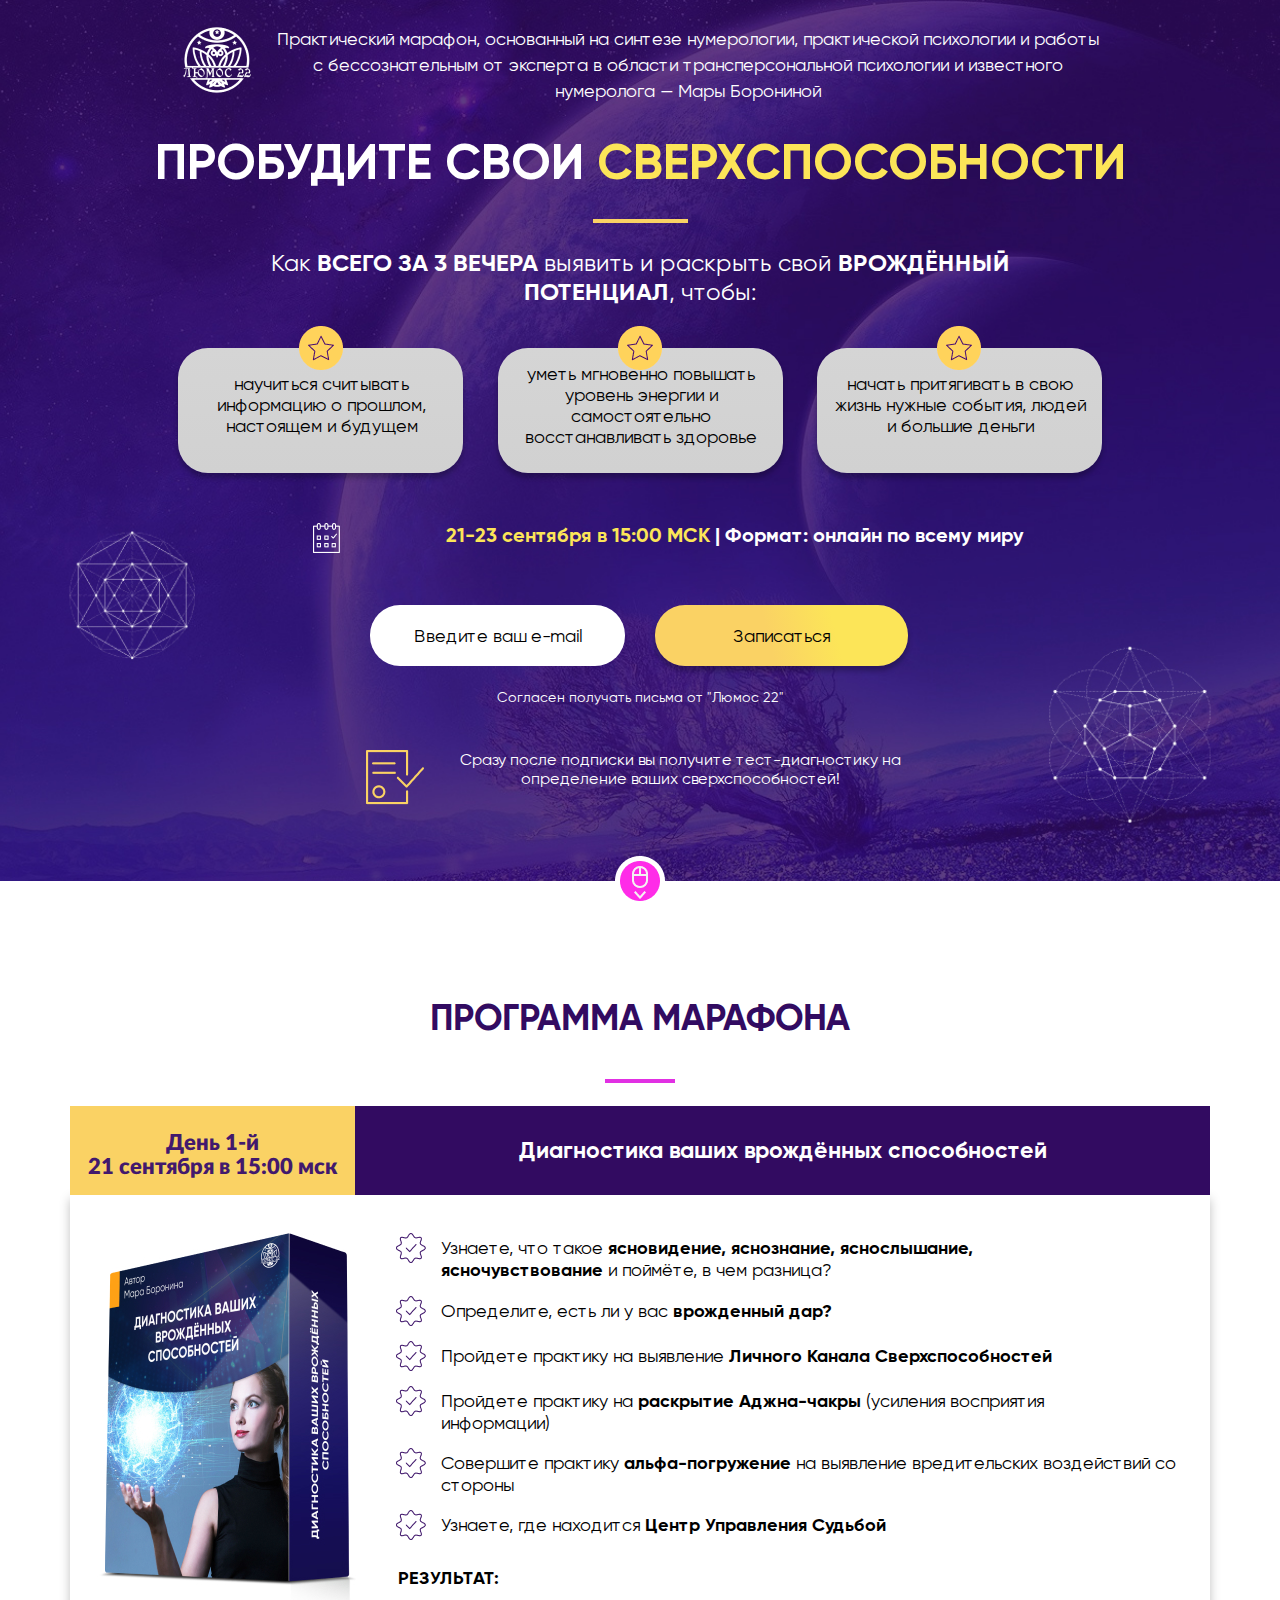
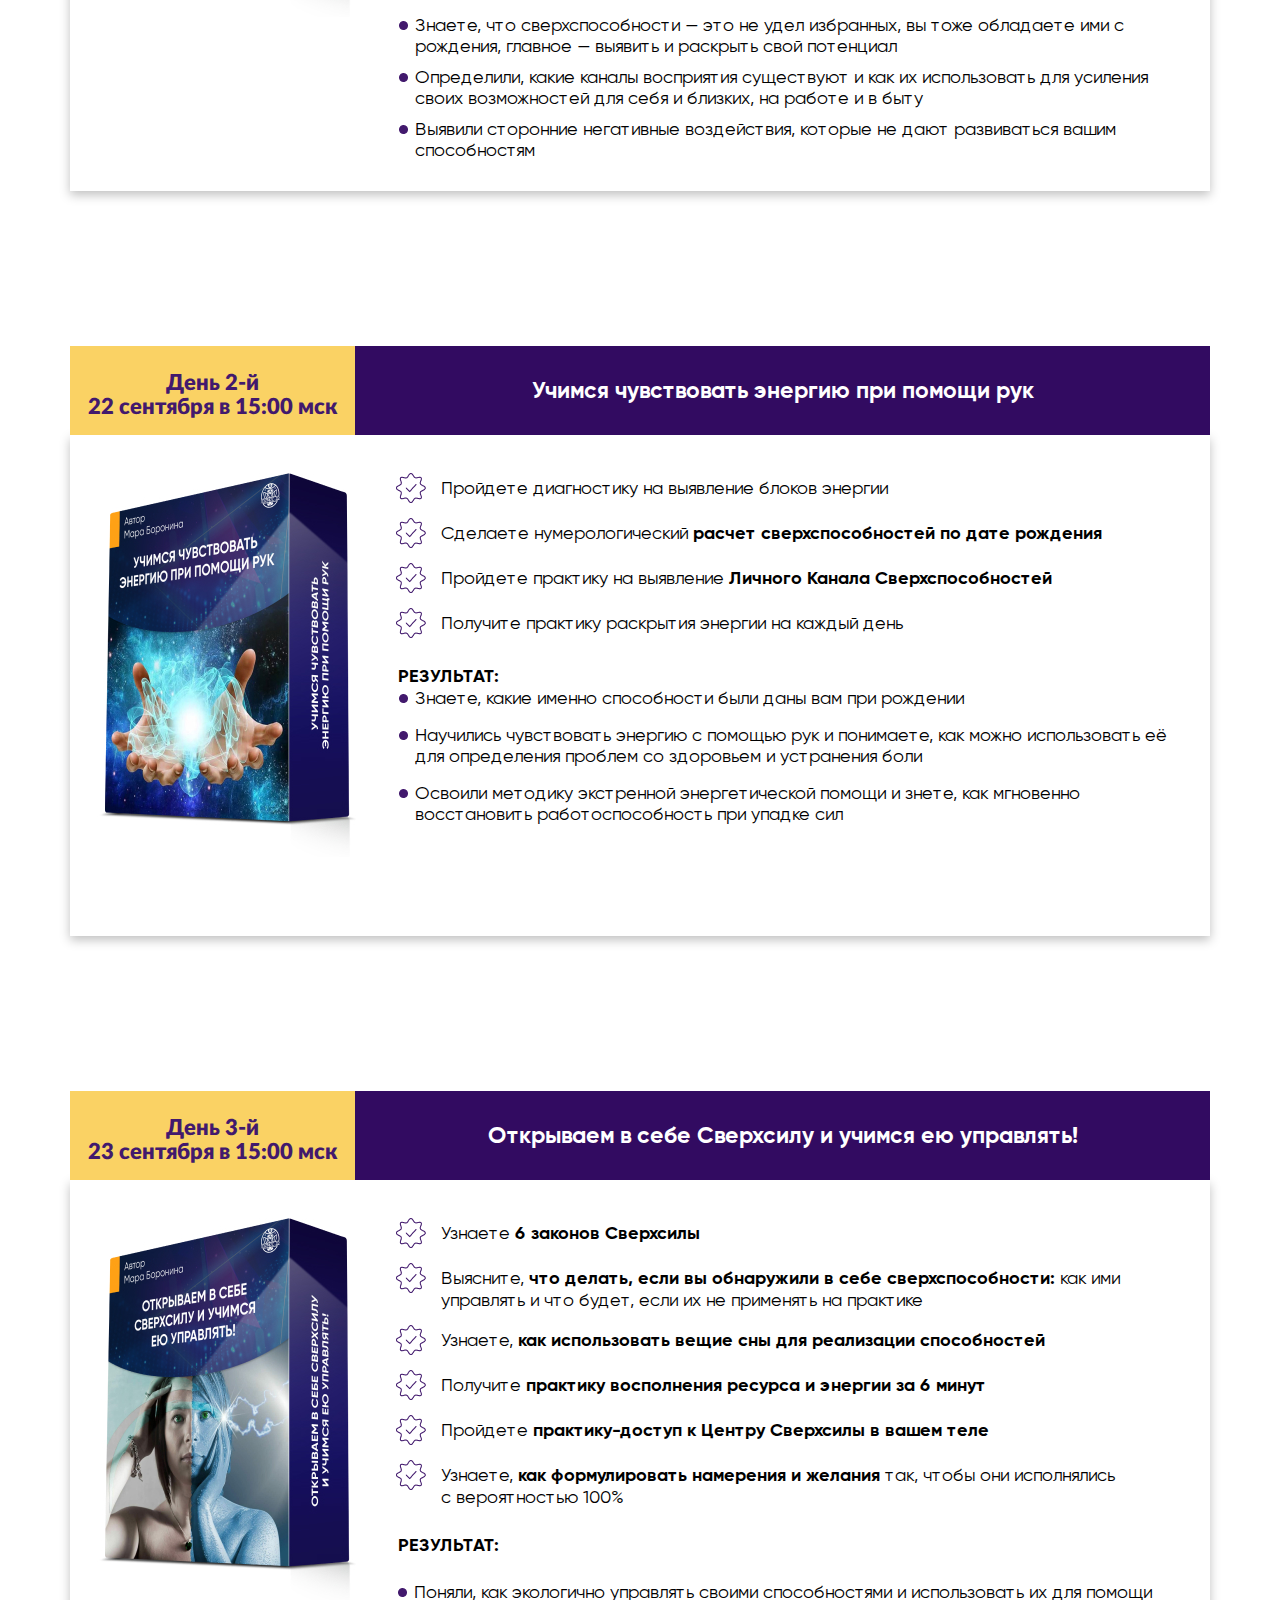
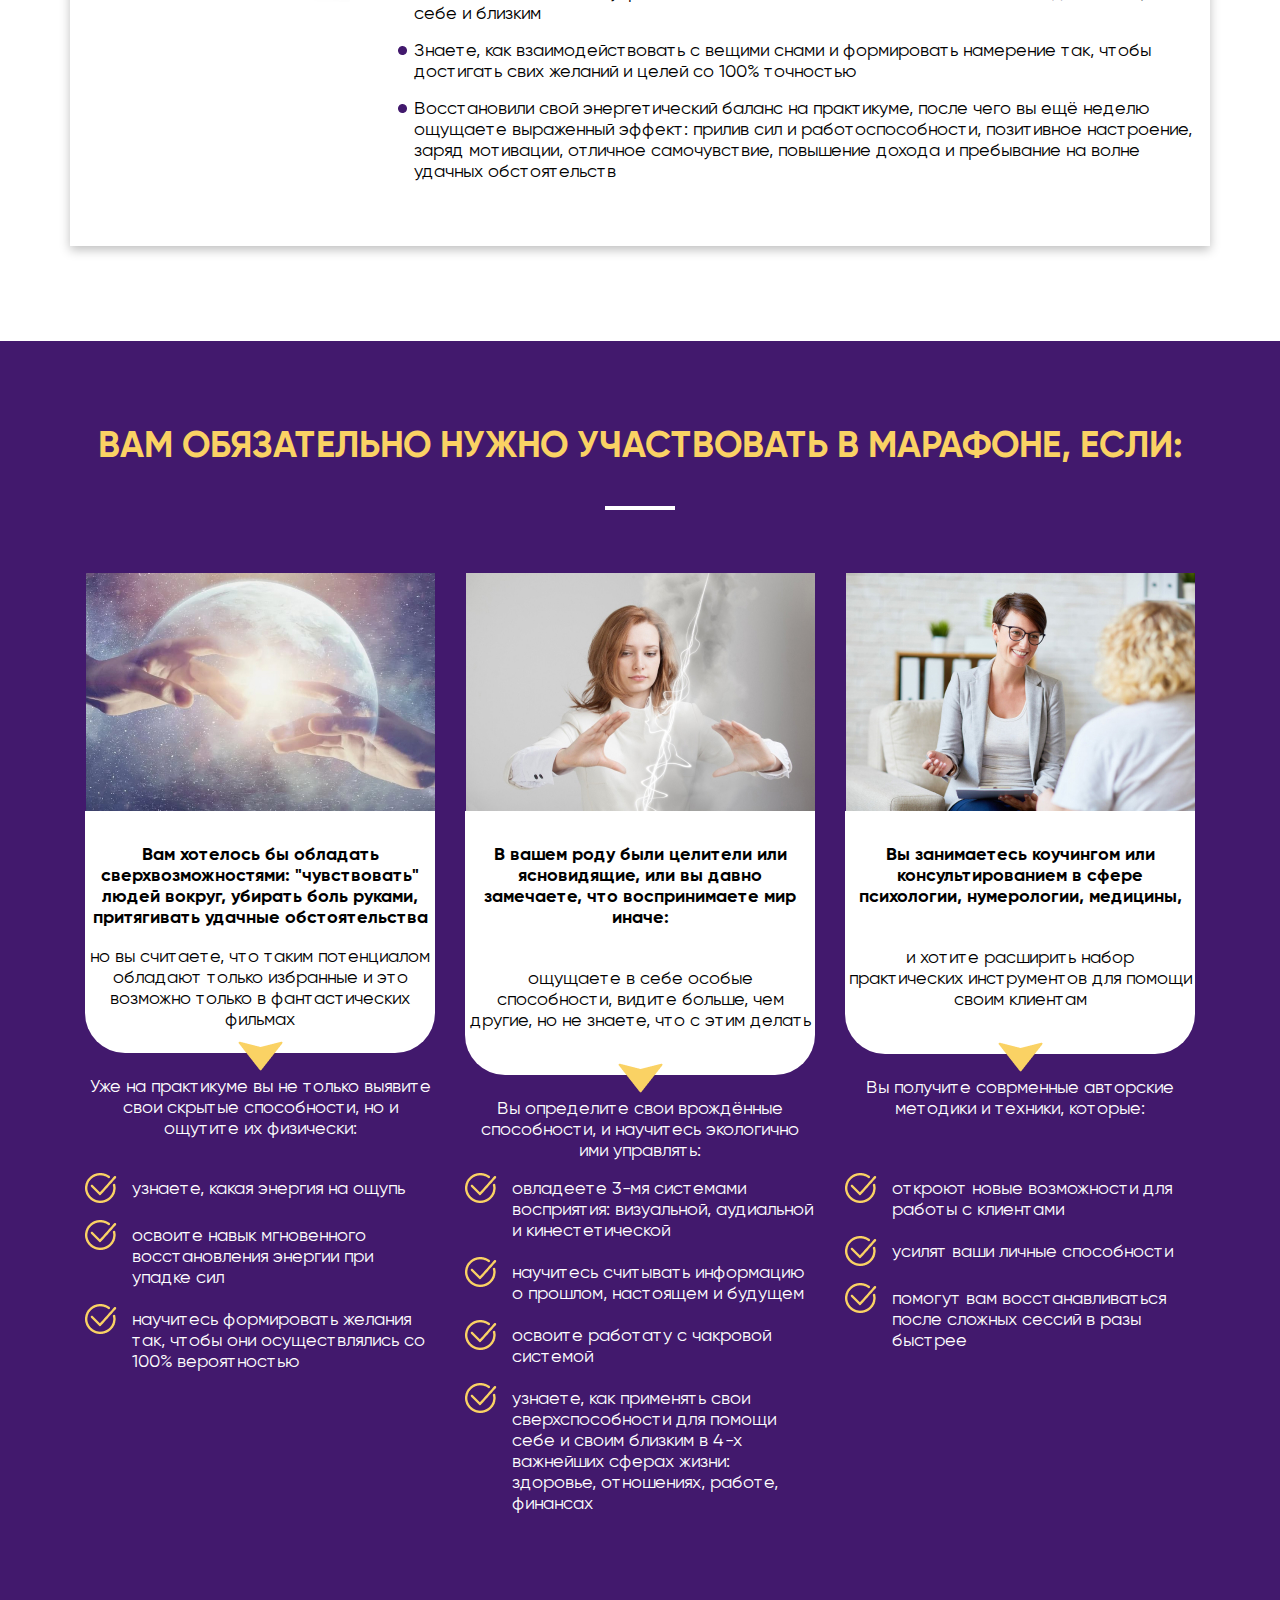
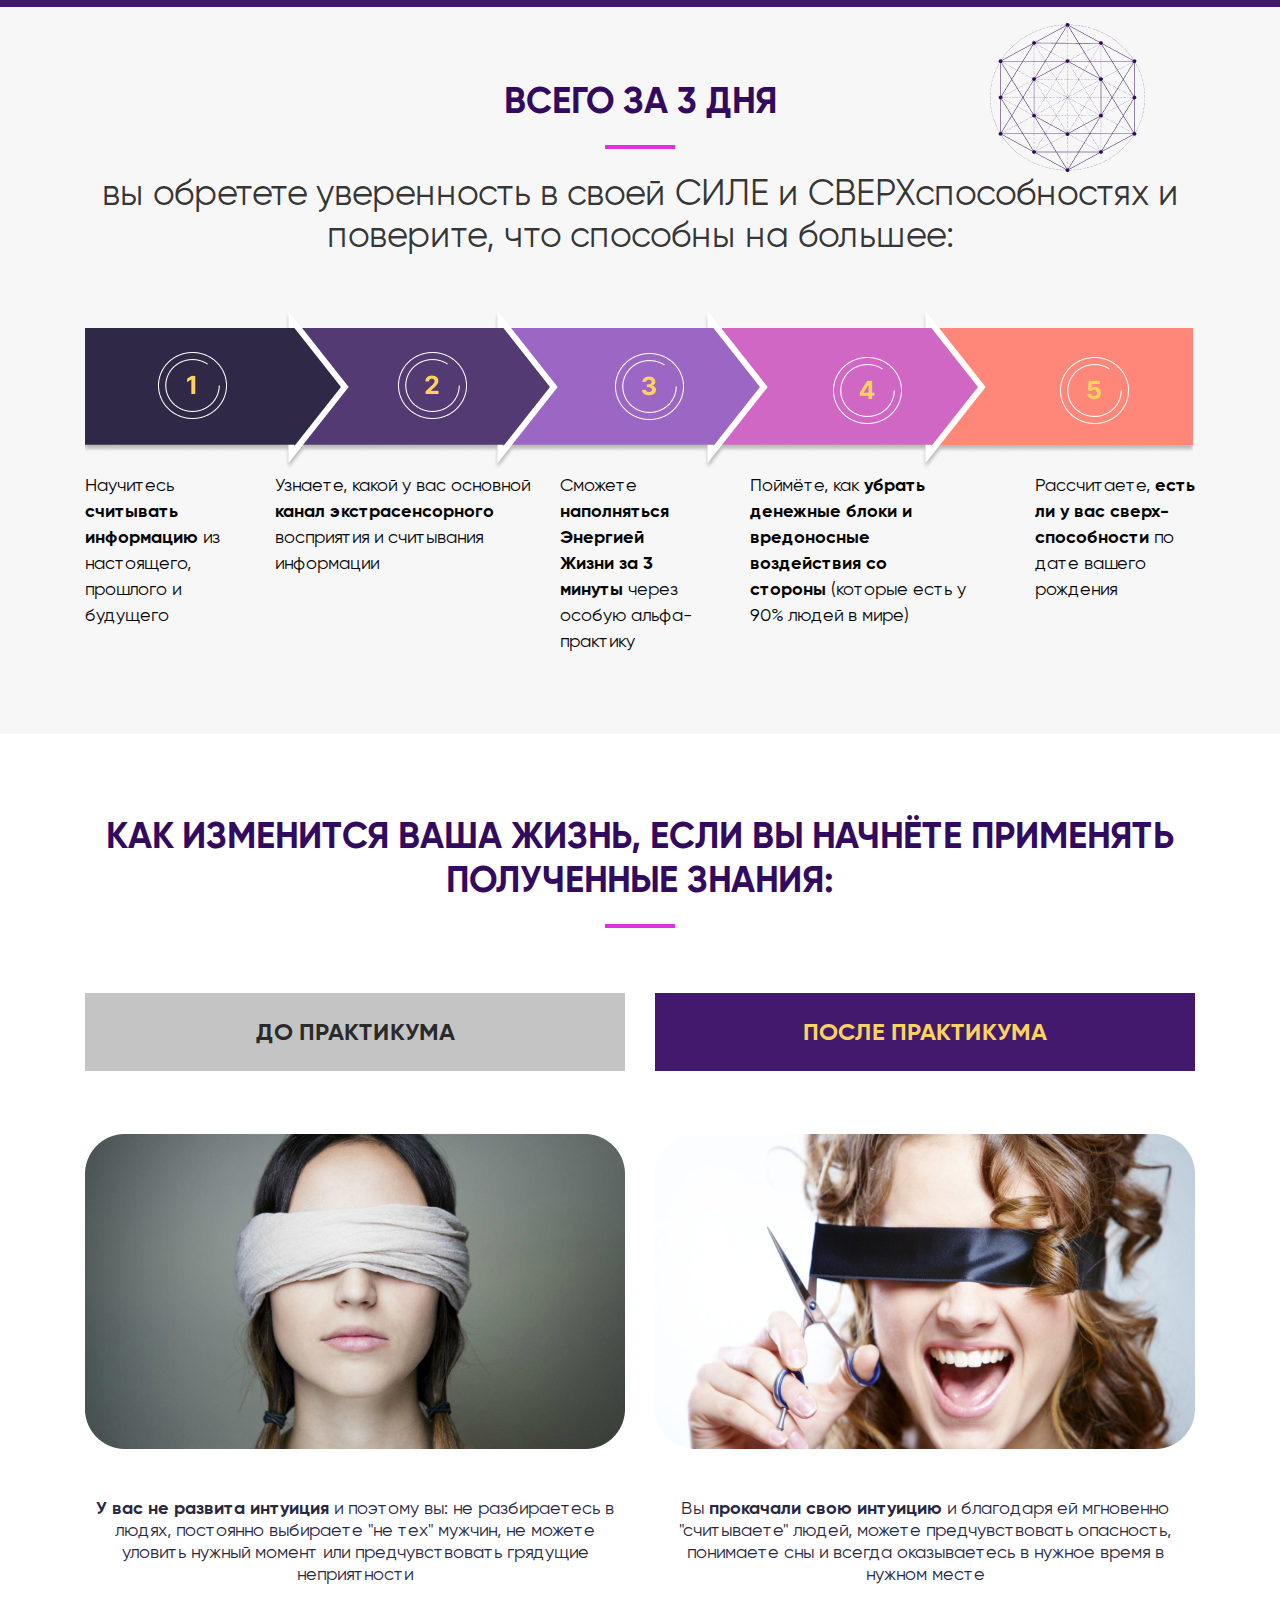
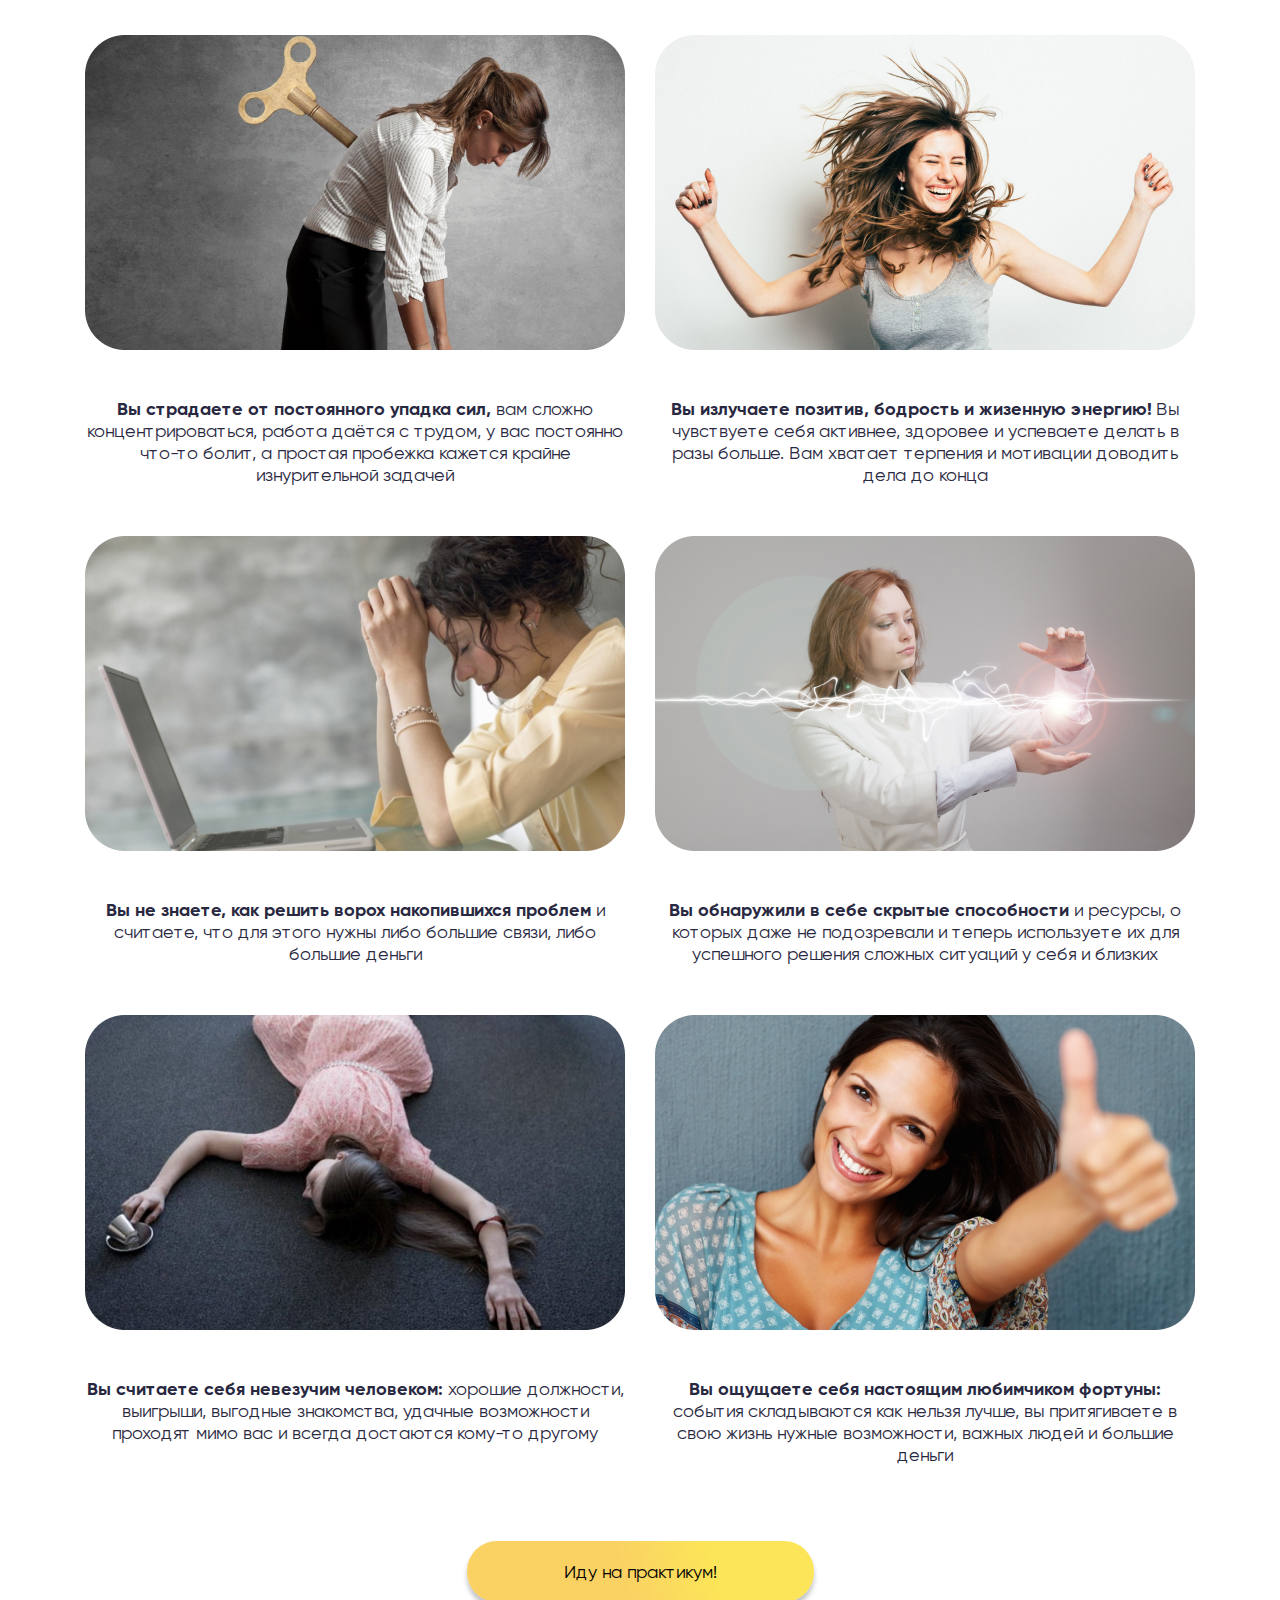
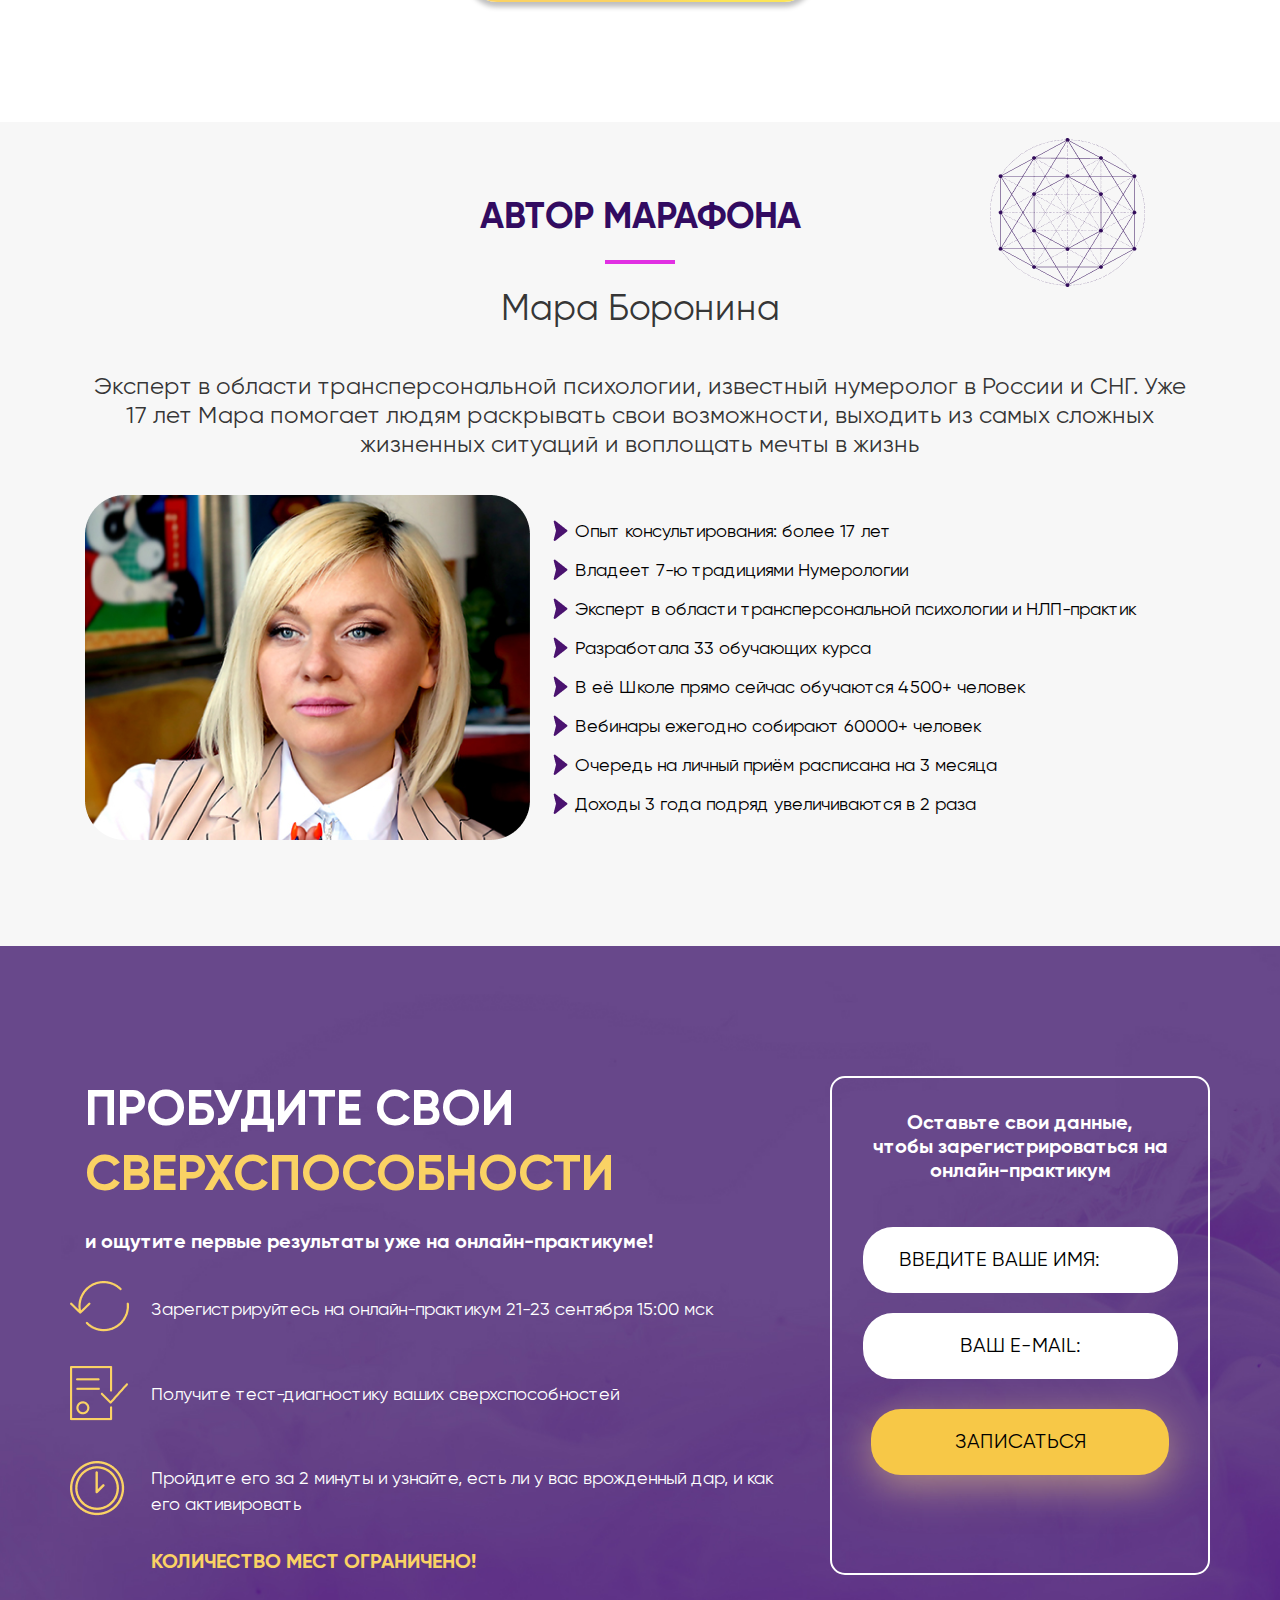
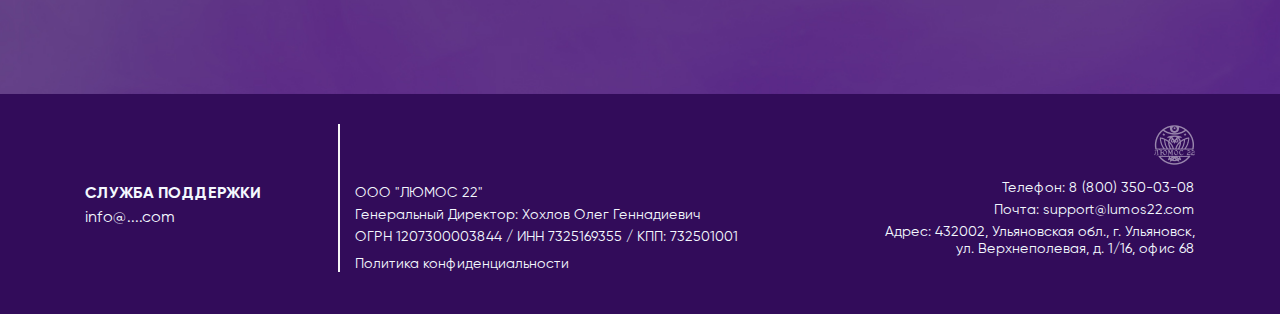
<file: index.html>
<!DOCTYPE html>
<html lang="ru">
<head>
	<meta charset="UTF-8">
	<title>Test</title>
	<meta name="viewport" content="width=device-widht, initial-scale=1.0">
	<link rel="stylesheet" href="css/bootstrap.css">
	<link rel="stylesheet" href="css/style.css">
</head>
<body>
<div class="fonh">
<div class="container" style="width: 100%;">
    <div class="row text-center">
		<div class="col-xl-2 col-lg-2 mar col-md-12" style="padding-right:0px;">
			<img src="img/png/lumos.png" class="log" > <!-- изображение-->
		</div>
		<h6 class="col-xl-9 col-lg-9 mar1">Практический марафон, основанный на синтезе нумерологии, практической 
		психологии и работы с бессознательным от эксперта в области 
	    трансперсональной психологии и известного нумеролога —  Мары Борониной
	    </h6>
	</div>
	<div class="row text-center" style="margin-top: 26px;">
		<div class="col-xl-12 col-lg-12 col-md-12"><h1>Пробудите свои <span style="color:#fce558;">сверхспособности</span></h1>
	    </div>
    </div>
    <div class="row">
    	<div class="col-xl-1 col-lg-1 col-md-1 lin"></div>
    </div>
    <div class="row text-center">
    	<div class="col-xl-12 col-lg-12 col-md-12">
    		<h2>Как<span style="font-family: Gilroy-bold;"> ВСЕГО ЗА 3 ВЕЧЕРА</span> выявить и раскрыть свой
    			<span style="font-family: Gilroy-bold;"> ВРОЖДЁННЫЙ<br>ПОТЕНЦИАЛ</span>, чтобы:</h2>
    	</div>
    </div>
    <div class=" text-center">
    		<div class="blockj">
    			<div class="block" style="padding-top: 15px;"><h5>научиться считывать информацию о прошлом, настоящем и будущем</h5></div>
    		    <div class="block"><h5>уметь мгновенно повышать уровень энергии  и самостоятельно восстанавливать здоровье</h5></div>
    		    <div class="block" style="padding-top: 15px;"><h5>начать притягивать в свою жизнь нужные события, людей и большие деньги</h5></div>
            </div>
    </div>
    <div class="row text-center" style="margin-top: 28px;">
    	<div class="col-xl-1 col-lg-1 offset-xl-2 offset-lg-2"> <img class="blocknot" src="img/png/blocknot.png"> </div> <!-- изображение-->
        <div class="col_xl-8 col-lg-8" style="z-index: 5;"><h3><span style="color:#fce558;">21-23 сентября в 15:00 МСК </span>| Формат: онлайн по всему миру</h3></div>
    </div>
    <div class="row text-center" style="margin-top: 52px;">
    	<div class="col-xl-3  col-lg-4 offset-xl-3 offset-lg-2"> <button class="e-mail" style="float: right;">Введите ваш e-mail</button> </div>
    	<div class="col-xl-3 col-lg-4 "> <button class="singup">Записаться</button> </div>
    </div>
    <div class="row text-center" style="margin-top: 19px;">
    	<div class="col-xl-12 col=lg-12"><p>Согласен получать письма от "Люмос 22"</p></div>
    </div>
    <div class="row text-center" style="padding-top: 41px; padding-bottom:76px;">
    	<div class="col-xl-1 col-lg-1 offset-xl-3 offset-lg-3" style="padding-left:0px; "> <img src="img/png/form.png"></div> <!-- изображение-->
    	<div class="col-xl-5 col-lg-5" style="padding-left:0px;"> 
    	<h4>Сразу после подписки вы получите тест-диагностику на определение ваших сверхспособностей!</h4>
        </div>
    </div>
</div>
</div>
<div class="container">
	<div class="row" >
    	<div class="col-xl-12 col-lg-12"> <img class="mous" src="img/png/mous.png"> </div> <!-- изображение-->
    </div>
  <div class="row text-center">
    	<div class="col-xl-12 col-lg-12" > <h1 class="program">Программа марафона</h1> </div>
    </div>
    <div class="row">
    	<div class="col-xl-12 col-lg-12">
    	<div class="lin1"></div>
        </div>
    </div>
    <!-- 1й пунк-->
  <div class="row" style="margin-top: 23px;">
    	<div class="col-xl-3 col-lg-3 blocke text-center"><h3 class="program">День 1-й<br>21 сентября в 15:00 мск </h3>
    	</div>
    	<div class="col-xl-9 col-lg-9 blockb text-center"><h3>Диагностика ваших врождённых способностей</h3></div>
    </div>
    <div class="row blockd" >
    	<div class="col-xl-3 col-lg-3 " style="margin-top: 38px;"> <img src="img/jpg/янтры_1 1.jpg"></div> <!-- изображение-->
    	<div class="col-xl-9 col-lg-9 " style="margin-top: 38px;">
    		<div class="row">
    			<div class="col-xl-1 col-lg-1" style="padding-right: 0;"><img style="float:right;" src="img/png/star.png"> <!-- изображение-->
    			</div>
    			<div class="col-xl-8 col-lg-8" style="margin-top: 4px;"><h5>Узнаете, 
    	         что такое <span style="font-family: Gilroy-bold;">ясновидение, яснознание, яснослышание,
    	         ясночувствование</span> и поймёте, в чем разница?</h5>
    	        </div>
    	    </div>
    	    <div class="row" style="margin-top: 15px;">
    			<div class="col-xl-1 col-lg-1" style="padding-right: 0;"><img style="float:right;" src="img/png/star.png"> <!-- изображение-->
    			</div>
    			<div class="col-xl-8 col-lg-8" style="margin-top: 4px;"><h5>Определите, есть ли у вас <span style="font-family: Gilroy-bold;">врожденный дар?</span></h5>
    	        </div>
    	    </div>
    	    <div class="row" style="margin-top: 15px;">
    			<div class="col-xl-1 col-lg-1" style="padding-right: 0;"><img style="float:right;" src="img/png/star.png"> <!-- изображение-->
    			</div>
    			<div class="col-xl-11 col-lg-11" style="margin-top: 4px;"><h5>Пройдете практику на выявление <span style="font-family: Gilroy-bold;">Личного Канала Сверхспособностей</span></h5>
    	        </div>
    	    </div>
    	    <div class="row" style="margin-top: 15px;">
    			<div class="col-xl-1 col-lg-1" style="padding-right: 0;"><img style="float:right;" src="img/png/star.png"> <!-- изображение-->
    			</div>
    			<div class="col-xl-9 col-lg-9" style="margin-top: 4px;"><h5>Пройдете практику на <span style="font-family: Gilroy-bold;">раскрытие Аджна-чакры</span> (усиления восприятия информации)</h5>
    	        </div>
    	    </div>
    	    <div class="row" style="margin-top: 15px;">
    			<div class="col-xl-1 col-lg-1" style="padding-right: 0;"><img style="float:right;" src="img/png/star.png"> <!-- изображение-->
    			</div>
    			<div class="col-xl-11 col-lg-11" style="margin-top: 4px;"><h5>Совершите практику <span style="font-family: Gilroy-bold;">альфа-погружение</span> на выявление вредительских воздействий со стороны</h5>
    	        </div>
    	    </div>
    	    <div class="row" style="margin-top: 15px;">
    			<div class="col-xl-1 col-lg-1" style="padding-right: 0;"><img style="float:right;" src="img/png/star.png"> <!-- изображение-->
    			</div>
    			<div class="col-xl-8 col-lg-8" style="margin-top: 4px;"><h5>Узнаете, где находится <span style="font-family: Gilroy-bold;">Центр Управления Судьбой</span></h5>
    	        </div>
    	    </div>
    	    <div class="row" style="margin-top: 28px;">
    	    	<div class="col-xl-12 col-lg-12" style="padding-left:5%;">
    	    		<h5 style="font-family:Gilroy-bold;">РЕЗУЛЬТАТ:</h5>
    	    	</div>
    	    </div>
    	    <div class="row" style="margin-top: 25px; padding-bottom: 15px; ">
    	    		<div class="col-xl-12  col-lg-12" >
    	    			<ul class="spisoc1">
    	    				<li><h5>Знаете, что сверхспособности — это не удел избранных, вы тоже обладаете ими с рождения, главное — выявить и раскрыть свой потенциал</h5>
    	    				</li>
    	    				<li><h5>Определили, какие каналы восприятия существуют и как их использовать для усиления своих возможностей для себя и близких, на работе и в быту</h5></li>
    	    				<li><h5>Выявили сторонние негативные воздействия, которые не дают развиваться вашим способностям</h5></li>
    	    			</ul>
    	    		</div>

    	    </div>
    	     
    	</div>
    </div>
    <!-- 2й пунк-->
    <div class="row" style="margin-top: 155px;">
    	<div class="col-xl-3 blocke text-center"><h3 class="program">День 2-й<br>22 сентября в 15:00 мск </h3>
    	</div>
    	<div class="col-xl-9 blockb text-center"><h3>Учимся чувствовать энергию при помощи рук</h3></div>
    </div>
        <div class="row blockd" style="padding-bottom: 79px;" >
    	<div class="col-xl-3" style="margin-top: 38px;"> <img src="img/jpg/янтры_1 2.jpg"></div> <!-- изображение-->
    	<div class="col-xl-9" style="margin-top: 38px;">
    		<div class="row">
    			<div class="col-xl-1" style="padding-right: 0;"><img style="float:right;" src="img/png/star.png"> <!-- изображение-->
    			</div>
    			<div class="col-xl-8" style="margin-top: 4px;"><h5>Пройдете диагностику на выявление блоков энергии</h5>
    	        </div>
    	    </div>
    	    <div class="row" style="margin-top: 15px;">
    			<div class="col-xl-1" style="padding-right: 0;"><img style="float:right;" src="img/png/star.png"> <!-- изображение-->
    			</div>
    			<div class="col-xl-11" style="margin-top: 4px;"><h5>Сделаете нумерологический <span style="font-family: Gilroy-bold;">расчет сверхспособностей по дате рождения</span></h5>
    	        </div>
    	    </div>
    	    <div class="row" style="margin-top: 15px;">
    			<div class="col-xl-1" style="padding-right: 0;"><img style="float:right;" src="img/png/star.png"> <!-- изображение-->
    			</div>
    			<div class="col-xl-11" style="margin-top: 4px;"><h5>Пройдете практику на выявление <span style="font-family: Gilroy-bold;">Личного Канала Сверхспособностей</span></h5>
    	        </div>
    	    </div>
    	    <div class="row" style="margin-top: 15px;">
    			<div class="col-xl-1" style="padding-right: 0;"><img style="float:right;" src="img/png/star.png">  <!-- изображение-->
    			</div>
    			<div class="col-xl-9" style="margin-top: 4px;"><h5>Получите практику раскрытия энергии на каждый день</h5>
    	        </div>
    	    </div>
    	    <div class="row" style="margin-top: 28px;">
    	    	<div class="col-xl-12" style="padding-left:5%;">
    	    		<h5 style="font-family:Gilroy-bold;">РЕЗУЛЬТАТ:</h5>
    	    	</div>
    	    </div>
    	    <div class="col-xl-12 " >
    	    	<ul class="spisoc2">
    	    		<li><h5>Знаете, какие именно способности были даны вам при рождении</h5>
    	    		</li>
    	    		<li><h5>Научились чувствовать энергию с помощью рук и понимаете, как можно использовать её для определения проблем со здоровьем и устранения боли</h5></li>
    	    		<li><h5>Освоили методику экстренной энергетической помощи и знете, как мгновенно восстановить работоспособность при упадке сил</h5></li>
    	    	</ul>
    	    </div>
    	</div>
    </div>
    <!--3й пункт-->
    <div class="row" style="margin-top: 155px;">
    	<div class="col-xl-3 blocke text-center"><h3 class="program">День 3-й<br>23 сентября в 15:00 мск </h3>
    	</div>
    	<div class="col-xl-9 blockb text-center"><h3>Открываем в себе Сверхсилу и учимся ею управлять!</h3></div>
    </div>
        <div class="row blockd" style="padding-bottom: 49px;" >
    	<div class="col-xl-3" style="margin-top: 38px;"> <img src="img/jpg/янтры_1 3.jpg"></div> <!-- изображение-->
    	<div class="col-xl-9" style="margin-top: 38px;">
    		<div class="row">
    			<div class="col-xl-1" style="padding-right: 0;"><img style="float:right;" src="img/png/star.png"> <!-- изображение-->
    			</div>
    			<div class="col-xl-8" style="margin-top: 4px;"><h5>Узнаете<span style="font-family: Gilroy-bold;"> 6 законов Сверхсилы</span></h5>
    	        </div>
    	    </div>
    	    <div class="row" style="margin-top: 15px;">
    			<div class="col-xl-1" style="padding-right: 0;"><img style="float:right;" src="img/png/star.png"> <!-- изображение-->
    			</div>
    			<div class="col-xl-10" style="margin-top: 4px;"><h5>Выясните,<span style="font-family: Gilroy-bold;"> что делать, если вы обнаружили в себе сверхспособности:</span> как ими управлять и что будет, если их не применять на практике</h5>
    	        </div>
    	    </div>
    	    <div class="row" style="margin-top: 15px;">
    			<div class="col-xl-1" style="padding-right: 0;"><img style="float:right;" src="img/png/star.png"> <!-- изображение-->
    			</div>
    			<div class="col-xl-11" style="margin-top: 4px;"><h5>Узнаете,<span style="font-family: Gilroy-bold;"> 
    			как использовать вещие сны для реализации способностей</span></h5>
    	        </div>
    	    </div>
    	    <div class="row" style="margin-top: 15px;">
    			<div class="col-xl-1" style="padding-right: 0;"><img style="float:right;" src="img/png/star.png"> <!-- изображение-->
    			</div>
    			<div class="col-xl-9" style="margin-top: 4px;"><h5>Получите<span style="font-family: Gilroy-bold;"> практику восполнения ресурса и энергии за 6 минут</span></h5>
    	        </div>
    	    </div>
    	    <div class="row" style="margin-top: 15px;">
    			<div class="col-xl-1" style="padding-right: 0;"><img style="float:right;" src="img/png/star.png"> <!-- изображение-->
    			</div>
    			<div class="col-xl-11" style="margin-top: 4px;"><h5>Пройдете<span style="font-family: Gilroy-bold;"> практику-доступ к Центру Сверхсилы в вашем теле</span></h5>
    	        </div>
    	    </div>
    	    <div class="row" style="margin-top: 15px;">
    			<div class="col-xl-1" style="padding-right: 0;"><img style="float:right;" src="img/png/star.png"> <!-- изображение-->
    			</div>
    			<div class="col-xl-10" style="margin-top: 4px;"><h5>Узнаете,<span style="font-family: Gilroy-bold;"> как формулировать намерения и желания</span> так, чтобы они исполнялись с вероятностью 100%</h5>
    	        </div>
    	    </div>
    	    <div class="row" style="margin-top: 28px;">
    	    	<div class="col-xl-12" style="padding-left:5%;">
    	    		<h5 style="font-family:Gilroy-bold;">РЕЗУЛЬТАТ:</h5>
    	    	</div>
    	    </div>
    	    <div class="row" style="margin-top: 25px;">
    	    	<div class="col-xl-12 " >
    	    	    <ul class="spisoc4">
    	    		    <li><h5>Поняли, как экологично управлять своими способностями и использовать их для помощи себе и близким</h5>
    	    		    </li>
    	    		    <li><h5>Знаете, как взаимодействовать с вещими снами и формировать намерение так, чтобы достигать свих желаний и целей со 100% точностью</h5></li>
    	    		    <li><h5>Восстановили свой энергетический баланс на практикуме, после чего вы ещё неделю ощущаете выраженный эффект: прилив сил и работоспособности, позитивное настроение, заряд мотивации, отличное самочувствие, повышение дохода и пребывание на волне удачных обстоятельств</h5></li>
    	    	     </ul>
    	        </div>
    	    		
    	    </div>
    </div>
</div>
</div>
<div style="background-color: #42196D;">
<div class="container" style="margin-top:95px;">    
	<div class="row">
    	<div class="col-xl-12 text-center">
    		<h1 class="program1">Вам обязательно нужно участвовать в марафоне, если:</h1>
    	</div>
    </div>
    <div class="row">
    	<div class="col-xl-12">
    		<div class="lin2"></div>
    	</div>
    </div>
    <div class="row text-center">
    	<div class="col-xl-4">
    		<img src="img/jpg/i 1.jpg">  <!-- изображение-->
    		<div class="blockc">
    			<h5 class="program">Вам хотелось бы обладать сверхвозможностями: "чувствовать" людей вокруг, убирать боль руками, притягивать удачные обстоятельства</h5>
    			<h5 style="margin-top: 17px; padding-bottom: 24px;">но вы считаете, что таким потенциалом обладают только избранные и это возможно только в фантастических фильмах </h5>
    		</div>
    		<h5 class="program1">Уже на практикуме вы не только выявите свои скрытые способности, но и ощутите их физически:</h5>
    	</div>
    	<div class="col-xl-4">
    		<img src="img/jpg/i 2.jpg">  <!-- изображение-->
    		<div class="blockc">
    			<h5 class="program">В вашем роду были целители или ясновидящие, или вы давно замечаете, что воспринимаете мир иначе:</h5>
    			<h5 style="margin-top: 39px;  padding-bottom: 45px;">ощущаете в себе особые способности, видите больше, чем другие, но не знаете, что с этим делать</h5>
    		</div>
    		<h5 class="program1">Вы определите свои врождённые способности, и научитесь экологично ими управлять:</h5>
    	</div>
    	<div class="col-xl-4">
    		<img src="img/jpg/i 3.jpg">  <!-- изображение-->
    		<div class="blockc">
    			<h5 class="program">Вы занимаетесь коучингом или консультированием в сфере психологии, нумерологии, медицины,</h5>
    			<h5 style="margin-top: 39px;  padding-bottom: 45px;">и хотите расширить набор практических инструментов
                для помощи своим клиентам</h5>
    		</div>
    		<h5 class="program1">Вы получите соврменные авторские методики и техники, которые: </h5>
    	</div>
    </div>
    <div class="row " style="margin-top: 13px;">
    	<div class="col-xl-4">
    		<div class="row">
    			<div class="col-xl-1">
    				<img src="img/png/ok.png"> <!-- изображение-->
    			</div>
    			<div class="col-xl-11" style="padding-left: 30px;">
    				<h5 class="program1" style="margin-top: 4px;">узнаете, какая энергия на ощупь</h5>
    			</div>
    			<div class="col-xl-1" style="margin-top: 17px;">
    				<img src="img/png/ok.png"> <!-- изображение-->
    			</div>
    			<div class="col-xl-11" style="padding-left: 30px;">
    				<h5 class="program1" style="margin-top: 21px;">освоите навык мгновенного восстановления энергии при упадке сил</h5>
    			</div>
    			<div class="col-xl-1" style="margin-top: 17px;">
    				<img src="img/png/ok.png"> <!-- изображение-->
    			</div>
    			<div class="col-xl-11" style="padding-left: 30px;">
    				<h5 class="program1" style="margin-top: 21px;">научитесь формировать желания так, чтобы они осуществлялись со 100% вероятностью</h5>
    			</div>
    		</div>
    	</div>
    	<div class="col-xl-4">
    		<div class="row" style="margin-bottom: 94px;">
    			<div class="col-xl-1">
    				<img src="img/png/ok.png"> <!-- изображение-->
    			</div>
    			<div class="col-xl-11" style="padding-left: 30px;">
    				<h5 class="program1" style="margin-top: 4px;">овладеете 3-мя системами восприятия: визуальной, аудиальной и кинестетической</h5>
    			</div>
    			<div class="col-xl-1" style="margin-top: 17px;">
    				<img src="img/png/ok.png"> <!-- изображение-->
    			</div>
    			<div class="col-xl-11" style="padding-left: 30px;">
    				<h5 class="program1" style="margin-top: 21px;">научитесь считывать информацию о прошлом, настоящем и будущем</h5>
    			</div>
    			<div class="col-xl-1" style="margin-top: 17px;">
    				<img src="img/png/ok.png"> <!-- изображение-->
    			</div>
    			<div class="col-xl-11" style="padding-left: 30px;">
    				<h5 class="program1" style="margin-top: 21px;">освоите работату с чакровой системой</h5>
    			</div>
    			<div class="col-xl-1" style="margin-top: 17px;">
    				<img src="img/png/ok.png"> <!-- изображение-->
    			</div>
    			<div class="col-xl-11" style="padding-left: 30px;">
    				<h5 class="program1" style="margin-top: 21px;">узнаете, как применять свои сверхспособности для помощи себе и своим близким в 4-х важнейших сферах жизни: здоровье, отношениях, работе, финансах</h5>
    			</div>
    		</div>
    	</div>
    	<div class="col-xl-4">
    		<div class="row">
    			<div class="col-xl-1">
    				<img src="img/png/ok.png"> <!-- изображение-->
    			</div>
    			<div class="col-xl-11" style="padding-left: 30px;">
    				<h5 class="program1" style="margin-top: 4px;">откроют новые возможности для работы с клиентами</h5>
    			</div>
    			<div class="col-xl-1" style="margin-top: 17px;">
    				<img src="img/png/ok.png"> <!-- изображение-->
    			</div>
    			<div class="col-xl-11" style="padding-left: 30px;">
    				<h5 class="program1" style="margin-top: 21px;">усилят ваши личные способности</h5>
    			</div>
    			<div class="col-xl-1" style="margin-top: 17px;">
    				<img src="img/png/ok.png"> <!-- изображение-->
    			</div>
    			<div class="col-xl-11" style="padding-left: 30px;">
    				<h5 class="program1" style="margin-top: 21px;">помогут вам восстанавливаться после сложных сессий в разы быстрее</h5>
    			</div>
    		</div>
    	</div>
    </div>
</div>
</div>
<div style="background-color: #F7F7F7;">
<div class="container">
    <div class="row text-center">
	    <div class="col-xl-6 offset-xl-3">
		    <h1 class="program2">Всего за 3 дня </h1>
		    <div class="lin1" style="margin-top:30px;"></div>
	    </div>
	    <div class="col-xl-3">
		    <img style="margin-top: 16px;" src="img/png/el_41.png"> <!-- изображение-->
	    </div>
    </div>
    <div class="row text-center">
	    <div class="col-xl-12">
		    <h1 class="program3">вы обретете уверенность в своей СИЛЕ и СВЕРХспособностях и поверите, что способны на большее:</h1>
	    </div>
    </div>
    <div class="row">
    	<div class="col-xl-12" style="margin-top: 55px;">
    		<img src="img/png/Stages.png">  <!-- изображение--> 
    	</div>
    </div>
    <div class="row" style="padding-bottom: 80px;">
    	<div class="col-xl-2">
    		<h6 class="program">Научитесь <span style="font-family: Gilroy-bold;">считывать информацию</span>
             из настоящего, прошлого и будущего</h6>
    	</div>
    	<div class="col-xl-3">
    		<h6 class="program">Узнаете, какой у вас основной <span style="font-family: Gilroy-bold;">канал экстрасенсорного</span>
            восприятия и считывания информации</h6>
    	</div>
    	<div class="col-xl-2">
    		<h6 class="program">Сможете<span style="font-family: Gilroy-bold;"> наполняться Энергией<br>Жизни за 3 минуты </span>
            через особую альфа-практику</h6>
    	</div>
    	<div class="col-xl-3">
    		<h6 class="program">Поймёте, как<span style="font-family: Gilroy-bold;"> убрать денежные блоки и вредоносные <br>воздействия со<br>стороны
    		</span> (которые есть у
    		<br> 90% людей в мире)</h6>
    	</div>
    	<div class="col-xl-2">
    		<h6 class="program">Рассчитаете,
            <span style="font-family: Gilroy-bold;">есть ли у вас сверх-
            способности</span>
             по дате вашего рождения</h6>
    	</div>
    </div>
</div>
</div>
<div class="container text-center">
	<div class="row">
		<div class="col-xl-12"><h1 class="program" style="margin-top:80px;">Как изменится ваша жизнь, если вы начнёте применять полученные знания:</h1></div>
	</div>
	<div class="row">
		<div class="lin1" style="margin-top: 22px;"></div>
	</div>
	<div class="row" style="padding-top: 65px;">
		<div class="col-xl-6">
			<div class="gray">
				<h2 class="program">До практикума</h2>
			</div>
			<img src="img/jpg/zavyazanyya-vochy-3119 1.jpg">  <!-- изображение--> 
			<h6 class="program1"><span style="font-family: Gilroy-bold">У вас не развита интуиция </span>и поэтому вы: не разбираетесь в людях, постоянно выбираете "не тех" мужчин, не можете уловить нужный момент или предчувствовать грядущие неприятности
			</h6>
			<img src="img/jpg/zavyazanyya-vochy-31193.jpg">  <!-- изображение--> 
			<h6 class="program1"><span style="font-family: Gilroy-bold">Вы страдаете от постоянного упадка сил,</span> вам сложно концентрироваться, работа даётся с трудом, у вас постоянно что-то болит, а простая пробежка кажется крайне изнурительной задачей
			</h6>
			<img src="img/jpg/zavyazanyya-vochy-31195.jpg">  <!-- изображение--> 
			<h6 class="program1"><span style="font-family: Gilroy-bold">Вы не знаете, как решить ворох накопившихся проблем</span> и считаете, что для этого нужны либо большие связи, либо большие деньги
			</h6>
			<img src="img/jpg/zavyazanyya-vochy-31197.jpg">  <!-- изображение--> 
			<h6 class="program1"><span style="font-family: Gilroy-bold">Вы считаете себя невезучим человеком:</span> хорошие должности, выигрыши, выгодные знакомства, удачные возможности проходят мимо вас и всегда достаются кому-то другому
			</h6>
		</div>
		<div class="col-xl-6">
			<div class="purple">
				<h2 class="program1">После практикума</h2>
			</div>
			<img src="img/jpg/zavyazanyya-vochy-31192.jpg">  <!-- изображение--> 
			<h6 class="program1"> Вы <span style="font-family: Gilroy-bold;">прокачали свою интуицию</span> и благодаря ей мгновенно "считываете" людей, можете предчувствовать опасность, понимаете сны и всегда оказываетесь в нужное время в нужном месте
			</h6>
			<img src="img/jpg/zavyazanyya-vochy-31194.jpg">  <!-- изображение--> 
			<h6 class="program1"><span style="font-family: Gilroy-bold">Вы излучаете позитив, бодрость и жизенную энергию!</span> Вы чувствуете себя активнее, здоровее и успеваете делать в разы больше. Вам хватает терпения и мотивации доводить дела до конца
			</h6>
			<img src="img/jpg/zavyazanyya-vochy-31196.jpg">  <!-- изображение--> 
			<h6 class="program1"><span style="font-family: Gilroy-bold">Вы обнаружили в себе скрытые способности</span> и ресурсы, о которых даже не подозревали и теперь используете их для успешного решения сложных ситуаций у себя и близких
			</h6>
			<img src="img/jpg/zavyazanyya-vochy-31198.jpg">  <!-- изображение--> 
			<h6 class="program1"><span style="font-family: Gilroy-bold">Вы ощущаете себя настоящим любимчиком фортуны:</span> события ﻿складываются как нельзя лучше, вы притягиваете в свою жизнь нужные возможности, важных людей и большие деньги
			</h6>
		</div>
	</div>
	<div class="row">
		<div class="col-xl-12">
			<button class="practic" type="submit" id="knop">Иду на практикум!</button>
		</div>
	</div>
</div>
<div style="background-color: #F7F7F7;">
<div class="container">
    <div class="row text-center">
	    <div class="col-xl-6 offset-xl-3">
		    <h1 class="program2">Автор марафона</h1>
		    <div class="lin1" style="margin-top:30px;"></div>
	    </div>
	    <div class="col-xl-3">
		    <img style="margin-top: 16px;" src="img/png/el_41.png"> <!-- изображение-->
	    </div>
    </div>
    <div class="row text-center">
	    <div class="col-xl-12">
		    <h1 class="program3">Мара Боронина</h1>
	    </div>
    </div>
    <div class="row text-center" style="margin-top: 43px;">
    	<div class="col-xl-12">
    		<h2 class="program2">Эксперт в области трансперсональной психологии, известный нумеролог в России и СНГ.  
            Уже 17 лет Мара помогает людям раскрывать свои возможности, выходить из самых сложных жизненных 
            ситуаций и воплощать мечты в жизнь</h2>
    	</div>
    </div>
    <div class="row " style="margin-top: 36px; padding-bottom: 106px;">
    	<div class="col-xl-5">
 	     <img src="img/png/мара 1.png">
    	</div>
    	<div class="col-xl-7" style="margin-top: 25px;">
            <ul class="spisoc3">
            	<li><span style="position: relative; top: -5px;"><h5>Опыт консультирования: более 17 лет</h5></span></li>
            	<li><span style="position: relative; top: -5px;"><h5>Владеет 7-ю традициями Нумерологии</h5></span></li>
            	<li><span style="position: relative; top: -5px;"><h5>Эксперт в области трансперсональной психологии и НЛП-практик</h5></span></li>
            	<li><span style="position: relative; top: -5px;"><h5>Разработала 33 обучающих курса</h5></span></li>
            	<li><span style="position: relative; top: -5px;"><h5>В её Школе прямо сейчас обучаются 4500+ человек</h5></span></li>
            	<li><span style="position: relative; top: -5px;"><h5>Вебинары ежегодно собирают 60000+ человек</h5></span></li>
            	<li><span style="position: relative; top: -5px;"><h5>Очередь на личный приём расписана на 3 месяца</h5></span></li>
            	<li><span style="position: relative; top: -5px;"><h5>Доходы 3 года подряд увеличиваются в 2 раза</h5></span></li>
            </ul>
        </div>
    </div>
</div>
</div>
<div class="fonh1">
    <div class="container" id="href">
      <div class="row" style="padding-top: 130px; padding-bottom: 119px;">
	    <div class="col-xl-8">
	    	<h1>Пробудите свои <span style="color:#FAD264;">сверхспособности</span></h1>
	    	<h3 style="margin-top: 23px;">и ощутите первые результаты уже на онлайн-практикуме!</h3>
	    	<div class="row" style="margin-top: 28px;">
	    		<div class="col-xl-1" style="padding: 0;">
	    			<img src="img/png/Group2083.png">
	    		</div>
	    		<div class="col-xl-11" style="padding-left: 18px;">
	    			<h6 style="margin-top:15px;">Зарегистрируйтесь на онлайн-практикум 21-23 сентября 15:00 мск</h6>
	    		</div>
	    	</div>
	    	<div class="row" style="margin-top: 34px;">
	    		<div class="col-xl-1" style="padding: 0;">
	    			<img src="img/png/form.png">
	    		</div>
	    		<div class="col-xl-11" style="padding-left: 18px;">
	    			<h6 style="margin-top:15px;">Получите тест-диагностику ваших сверхспособностей</h6>
	    		</div>
	    	</div>
	    	<div class="row" style="margin-top: 40px;">
	    		<div class="col-xl-1" style="padding: 0;">
	    			<img src="img/png/Group2082.png">
	    		</div>
	    		<div class="col-xl-11" style="padding-left: 18px;">
	    			<h6 style="margin-top:4px;">Пройдите его за 2 минуты и узнайте, есть ли у вас врожденный дар, и как <br>его активировать</h6>
	    			<h3 class="program2">Количество мест ограничено!</h3>
	    		</div>
	    	</div>
	    </div>
	    <div class="col-xl-4 solid text-center">
	    	<h3 style="margin-top: 32px;">Оставьте свои данные,<br>
            чтобы зарегистрироваться на онлайн-практикум</h3>
        <form>
            <label for="email"></label>
            <input class="name" type="text" placeholder="Введите Ваше имя:" name="email" required>

            <label for="psw"></label>
            <input class="psw"type="e-mail" placeholder="Ваш e-mail:" name="psw" required>
            <button type="submit" class="form_button">Записаться</button>
        </form>
	  </div>
    </div>
</div>
</div>
<div class="back2">
	<div class="container">
		<div class="row" style="padding-top: 30px; padding-bottom: 42px">
			<div class="col-xl-3">
				<div class="row">
					<div class="col-xl-10">
						<h4 class="program">Служба поддержки</h4>
						<h4 class="program1">info@....com</h4>
					</div>
					<div class="col-xl-2">
						<div class="vertical"></div>
				    </div>
				</div>
			</div>
			<div class="col-xl-9">
				<div class="row">
					<div class="col-xl-7" style="padding: 0;">
						<p class="program">ООО "ЛЮМОС 22"</p>
						<p class="program" style="margin-top: 5px;">Генеральный Директор: Хохлов Олег Геннадиевич</p>
						<p class="program" style="margin-top: 5px;">ОГРН 1207300003844 / ИНН 7325169355 / КПП: 732501001</p>
						<p class="program" style="margin-top: 10px;">Политика конфиденциальности</p>
					</div>
					<div class="col-xl-5" style="text-align: right;">
						<img style="float: right;" src="img/png/logo1.png">
						<p class="program" style="margin-top: 55px;">Телефон: 8 (800) 350-03-08</p>
						<p class="program" style="margin-top: 5px;">Почта: support@lumos22.com</p>
						<p class="program" style="margin-top: 5px;">Адрес: 432002, Ульяновская обл., г. Ульяновск, ул. Верхнеполевая, д. 1/16, офис 68</p>
					</div>
				</div>
			</div>
		</div>
	</div>
</div> 
</body>
</html>
</file>
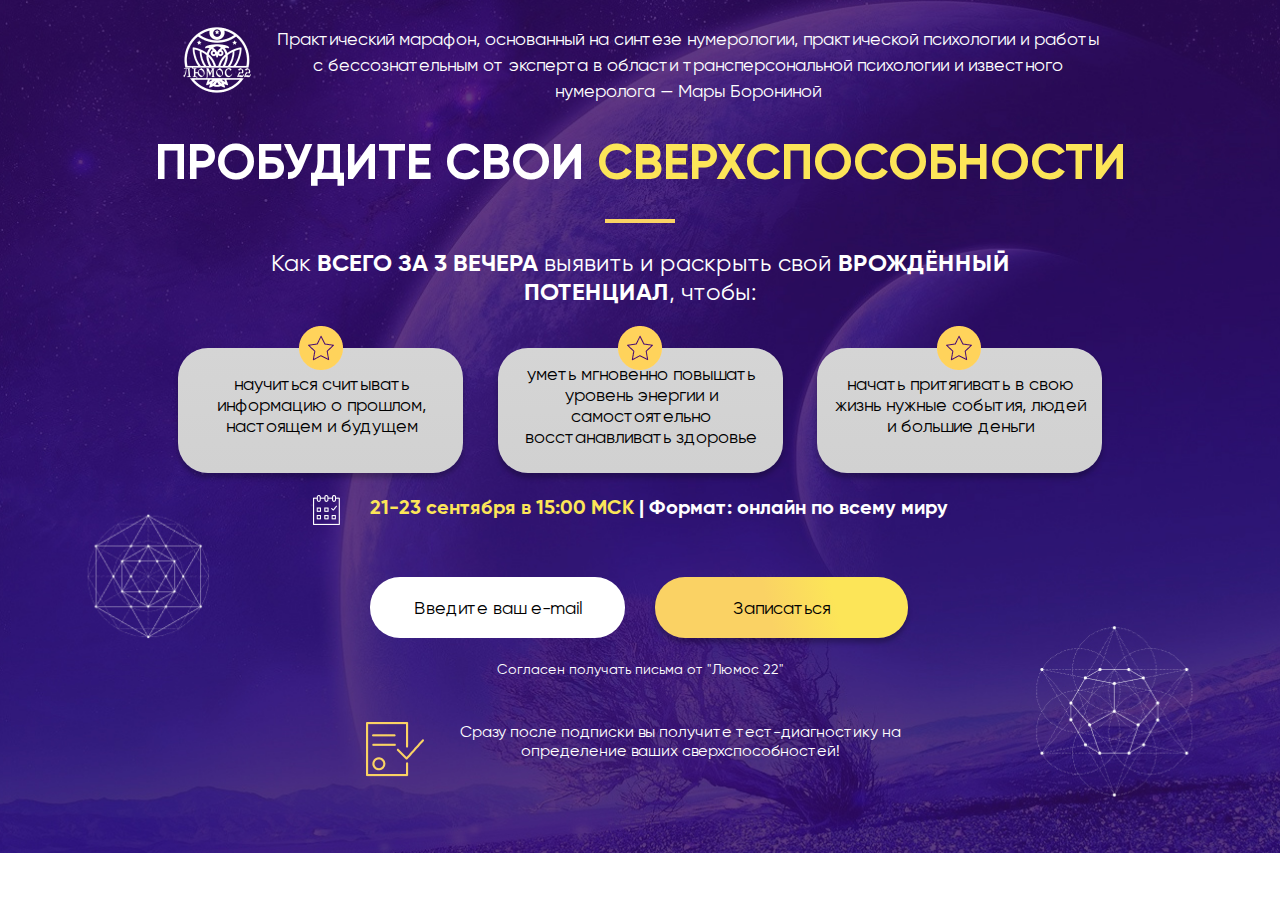
<file: adaptiv and 4block.html>
<!DOCTYPE html>
<html lang="ru">
<head>
	<meta charset="UTF-8">
	<title>Test</title>
	<meta name="viewport" content="width=device-widht, initial-scale=1.0">
	<link rel="stylesheet" href="css/bootstrap.css">
	<link rel="stylesheet" href="css/style.css">
</head>
<body>
<div class="fonh">
<div class="container" style="width: 100%;">
    <div class="row text-center">
		<div class="col-xl-2 mar col-lg-2 col-md-12 col-sm-12" style="padding-right:0px;">
			<img alt="" src="img/png/lumos.png" class="log" > <!-- изображение-->
		</div>
        <div class="col-xl-9 offset-xl-0 col-lg-9 offset-lg-0 col-md-12 offset-md-0 col-sm-8 offset-sm-2" >
		<h6 class=" mar1">Практический марафон, основанный на синтезе нумерологии, практической 
		психологии и работы с бессознательным от эксперта в области 
	    трансперсональной психологии и известного нумеролога —  Мары Борониной
	    </h6>
        </div>
	</div>
	<div class="row text-center" style="margin-top: 26px;">
		<div class="col-xl-12 col-lg-12 col-md-12"><h1>Пробудите свои <span style="color:#fce558;">сверхспособности</span></h1>
	    </div>
    </div>
    <div class="row">
    	<div class="col-xl-12 col-lg-12 col-md-12 col-sm-12"><div class="lin"></div></div>
    </div>
    <div class="row text-center">
    	<div class="col-xl-12 offset-xl-0 col-lg-12 offset-md-0 col-md-12 col-sm-10 offset-sm-1">
    		<h2>Как<span style="font-family: Gilroy-bold;"> ВСЕГО ЗА 3 ВЕЧЕРА</span> выявить и раскрыть свой
    			<span style="font-family: Gilroy-bold;"> ВРОЖДЁННЫЙ<br>ПОТЕНЦИАЛ</span>, чтобы:</h2>
    	</div>
    </div>
    <div class=" text-center">
    		<div class="blockj">
    			<div class="block" style="padding-top: 15px;"><h5>научиться считывать информацию о прошлом, настоящем и будущем</h5></div>
    		    <div class="block"><h5>уметь мгновенно повышать уровень энергии  и самостоятельно восстанавливать здоровье</h5></div>
    		    <div class="block" style="padding-top: 15px;"><h5>начать притягивать в свою жизнь нужные события, людей и большие деньги</h5></div>
            </div>
    </div>
    <div class="row  vid">
    	<div class="col-xl-1 offset-xl-2 col-lg-1 offset-lg-2 col-md-2 offset-md-0 col-sm-2 offset-sm-1"> <img class="blocknot" src="img/png/blocknot.png"> </div> <!-- изображение-->
        <div class="col_xl-8 col-lg-8 col-md-10 col-sm-8" style="z-index: 5;"><h3 class="pad"><span style="color:#fce558;">21-23 сентября в 15:00 МСК </span>| Формат: онлайн по всему миру</h3></div>
    </div>
    <div class="row text-center" style="margin-top: 52px;">
    	<div class="col-xl-3 col-lg-4 offset-xl-3 offset-lg-2 col-md-6 col-sm-9 "> <button class="e-mail" style="float: right;">Введите ваш e-mail</button> </div>
    	<div class="col-xl-3 offset-xl-0 col-lg-4 offset-lg-0 col-md-6 offset-md-0 col-sm-8 offset-sm-3"> <button class="singup">Записаться</button> </div>
    </div>
    <div class="row text-center" style="margin-top: 19px;">
    	<div class="col-xl-12 col=lg-12"><p>Согласен получать письма от "Люмос 22"</p></div>
    </div>
    <div class="row text-center" style="padding-top: 41px; padding-bottom:76px;">
    	<div class="col-xl-1 col-lg-1 offset-xl-3 offset-lg-3 col-md-1 offset-md-2 col-sm-2 offset-sm-2" style="padding-left:0px; "> <img class="form" src="img/png/form.png"></div> <!-- изображение-->
    	<div class="col-xl-5 col-lg-5 col-md-8 col-sm-7 vid720"> 
    	<h4>Сразу после подписки вы получите тест-диагностику на определение ваших сверхспособностей!</h4>
        </div>
    </div>
</div>
</div>
</file>
<file: css/style.css>
/*Подключение шрифтов*/
@font-face {
	font-family: "Gilroy-regular";
	src: url("../fonts/Gilroy/gilroy-regular.eot"); /* IE9 Compat Modes */
	src: url("../fonts/Gilroy/gilroy-regular.eot?#iefix") format("embedded-opentype"), /* IE6-IE8 */
		url("../fonts/Gilroy/gilroy-regular.svg") format("svg"), /* Legacy iOS */
		url("../fonts/Gilroy/gilroy-regular.ttf") format("truetype"), /* Safari, Android, iOS */
		url("../fonts/Gilroy/gilroy-regular.woff") format("woff"), /* Modern Browsers */
		url("../fonts/Gilroy/gilroy-regular.woff2") format("woff2"); /* Modern Browsers */
	font-weight: normal;
	font-style: normal;
}
@font-face {
	font-family: "Gilroy-bold";
	src: url("../fonts/Gilroy-bold/gilroy-bold.eot"); /* IE9 Compat Modes */
	src: url("../fonts/Gilroy-bold/gilroy-bold.eot?#iefix") format("embedded-opentype"), /* IE6-IE8 */
		url("../fonts/Gilroy-bold/gilroy-bold.svg") format("svg"), /* Legacy iOS */
		url("../fonts/Gilroy-bold/gilroy-bold.ttf") format("truetype"), /* Safari, Android, iOS */
		url("../fonts/Gilroy-bold/gilroy-bold.woff") format("woff"), /* Modern Browsers */
		url("../fonts/Gilroy-bold/gilroy-bold.woff2") format("woff2"); /* Modern Browsers */
	font-weight: normal;
	font-style: normal;
}
@font-face {
	font-family: "Lato Black";
	src: url("../fonts/lato-black/lato-black.eot"); /* IE9 Compat Modes */
	src: url("../fonts/lato-black/lato-black.eot?#iefix") format("embedded-opentype"), /* IE6-IE8 */
		url("../fonts/lato-black/lato-black.otf") format("opentype"), /* Open Type Font */
		url("../fonts/lato-black/lato-black.svg") format("svg"), /* Legacy iOS */
		url("../fonts/lato-black/lato-black.ttf") format("truetype"), /* Safari, Android, iOS */
		url("../fonts/lato-black/lato-black.woff") format("woff"), /* Modern Browsers */
		url("../fonts/lato-black/lato-black.woff2") format("woff2"); /* Modern Browsers */
	font-weight: normal;
	font-style: normal;
}
/* фон шапки */
.size{
	width: 100%;
	height: 858px;
	overflow: hidden; 
}
.fonh{
background-position: center center;
background-image: url('../img/jpg/фон шапки.jpg');
background-repeat: no-repeat;
background-size: cover;
}

.mar{
margin-top: 26px;
}
.mar1{
margin-top: 26px;
}
h1,h2,h3,h4,h5,h6,p{
	margin-bottom: 0px;
}
h6.program{
	font-family: Gilroy-regular;
	font-size: 18px;
	color:#060606;
	line-height: 26px;
}
h6{ font-family: Gilroy-regular;
	font-size: 18px;
	color: white;
	line-height: 26px;
}
h6.program1{
margin-top: 48px;
margin-bottom: 50px;
font-size: 18px;
line-height: 22px;
color: #292841;
}
h5{ font-family: Gilroy-regular;
	font-size: 18px;
	color: black;
	line-height: 21px;
}
h5.program1{
margin-top: 22px;
color:#FFFFFF;
}
h5.program{
font-family: Gilroy-bold;
}
h3.program2{
margin-top: 31px;
font-family: Gilroy-bold;
color:#FAD264;
font-size: 20px;
line-height: 27px;
text-transform: uppercase;
}
h3{
font-family: Gilroy-bold;
color: white;
font-size: 20px;
line-height: 24px;
}
.blockb h3{
font-size: 23px;
}
h3.program{
font-family: lato Black;
color:#42196D;
font-size: 22px;
line-height: 24px;
}
h4{
font-family: Gilroy-regular;
color: #FFFFFF;
font-size: 16px;
line-height: 19px;
}
h4.program{
font-family: Gilroy-bold;
color: #F4F9FF;
font-size: 16px;
line-height: 19px;
text-transform: uppercase;
margin-top: 59px;
}
h4.program1{
font-family: Gilroy-regular;
color: #F4F9FF;
font-size: 16px;
line-height: 19px;
margin-top: 5px;
}
h1.program2{
	color:#320B61;
	font-size: 36px;
	line-height: 28px;
	margin-top: 80px;
}
h1.program{
	color:#320B61;
	font-size: 36px;
	line-height: 44px;
	margin-top: 65px;
}
h1.program3{
font-size: 36px;
font-family: Gilroy-regular;
color:#000000CC;
line-height: 42px;
text-transform: none;
}
h1.program1{
	color:#FAD264;
	font-size: 36px;
	line-height: 44px;
	margin-top: 82px;
}
h1{ 
	color: white;
	font-size: 50px;
	font-family: Gilroy-bold;
	text-transform: uppercase;
	line-height: 65px;
}
.color{
	color: #fce558;
}
.log{
	float: right;
	width: 77px;
    size: cover;
}
.lin{
width: 70px;
height: 0px;
margin: 24px auto 26px auto;
border: 2px solid #FAD264;
}
.lin2{
margin: 39px auto 63px auto;
width: 70px;
height: 0px;
border: 2px solid #FFFFFF;
}
h2.program{
	font-size: 24px;
	font-weight: 29px;
	font-family: Gilroy-bold;
	color: #000000CC;
	text-transform: uppercase;
}
h2.program1{
	color:#FAD264;
	font-size: 24px;
	font-weight: 29px;
	font-family: Gilroy-bold;
	text-transform: uppercase;
}
h2{
	font-size: 24px;
	font-family: Gilroy-regular;
	color: white;
}
h2.program2{
	font-size: 24px;
	font-family: Gilroy-regular;
	color:#000000CC;
	font-weight: 28px;
}
p.program{
font-family: Gilroy-regular;
font-size: 14px;
line-height: 17px;
color: #F4F9FF;
margin-top:60px;
}
p{
font-family: Gilroy-regular;
font-size: 14px;
line-height: 24px;
color: #FFFFFF;
}
.block h5{
	padding: 10px;
	position: absolute;
	margin-left: -20px;
}
.block{
position: relative;
display: inline-block;
margin: 15px;
padding: 5px 22px;
width: 285px;
height: 125px;
background: linear-gradient(0deg, #d1d1d1, #d5d5d5);
box-shadow: 0px 5px 5px rgba(0, 0, 0, 0.25);
border-radius: 30px;
}
.blockj{
position: relative;
padding-top: 26px;
}
.block::after{
  content: "";
  /* В любом случае необходим, даже пустой. Иначе не будет работать */
  
  position: absolute;
  top: -22px;
  left: 50%;
  margin: 0 0 0 -22px;
  width: 44px;
  height: 44px;
  background-image: url('../img/png/Ellipse.png');

  background-size: 44px 44px;
}
.blockc{
padding-left:3px; 
padding-right:3px;
position: relative;
padding-top: 33px;
background: #FFFFFF;
border-radius: 0 0 40px 40px ;
}
.blockc::after{
	content: "";
  /* В любом случае необходим, даже пустой. Иначе не будет работать */

  position: absolute;
  top: 100%;
  left: 50%;
  margin: -12px 0 0 -22.5px;
  width: 45px;
  height: 30px;
  background-image: url('../img/png/Polygon 1.png');

  background-size: 45px 30px;
}
.blocknot{
	float: right;
}
/*button*/
.e-mail{
font-family: Gilroy-regular;
font-size: 18px;
line-height: 21px;
display: flex;
align-items: center;
border-radius: 30px;
cursor: pointer;
border: 0px ;
text-decoration: none;
background: #FFFFFF;
padding: 20px 43.5px;
}
.singup{

font-family: Gilroy-regular;
font-size: 18px;
line-height: 21px;
display: flex;
align-items: center;
background: linear-gradient(75.93deg, #FAD264 44.82%, #FCE558 70.67%);
box-shadow: 0px 5px 5px rgba(0, 0, 0, 0.25);
border-radius: 30px;
cursor: pointer;
border: 0px ;
text-decoration: none;
padding: 20px 78px;
}
.practic{
font-family: Gilroy-regular;
font-size: 18px;
line-height: 21px;
align-items: center;
cursor: pointer;
border: 0px ;
text-decoration: none;
padding: 20px 97px;
left: 50%;
margin: 25px 0 120px 0;
background: linear-gradient(75.93deg, #FAD264 44.82%, #FCE558 70.67%);
box-shadow: 0px 5px 5px rgba(0, 0, 0, 0.25);
border-radius: 30px;
}
/*-------------*/
.mous{
top:-50%;
position: relative;
left: 50%;
margin-left:-25px;
}
.lin1{
margin: 0 auto;
width: 70px;
height: 0px;
border: 2px solid #E130E3;
margin-top:39px;
}
.blocke{
	background-color: #FAD264;
    padding-top: 24px;
    padding-bottom: 17px;
}
.blockb{
	background-color:#320B61;
    padding-top: 32px;
    padding-bottom: 32px;
}
.blockd{
background: #FFFFFF;
box-shadow: 0px 4px 10px rgba(0, 0, 0, 0.25);
}
.gray{
	background-color: #C4C4C4;
	padding: 25px 50px;
	margin-bottom:63px;
}
.purple{
	background-color: #42196D;
	padding: 25px 50px;
	margin-bottom:63px;
}
.spisoc3{
	list-style-image: url('../img/png/Polygon2.png');
	padding-left:15px;
}
.spisoc3 li {
	margin-bottom: 13px;
}
.spisoc1{
	list-style-image: url('../img/png/round.png');
	padding-left:45px;
}
.spisoc1 li {
	margin-bottom: 10px;
}
.spisoc2{
	list-style-image: url('../img/png/round.png');
	padding-left:30px;
}
.spisoc2 li {
	margin-bottom: 16px;
}
.spisoc4{
	list-style-image: url('../img/png/round.png');
	padding-left:44px;
}
.spisoc4 li {
	margin-bottom: 16px;
}

.solid{
border: 2px solid #FFFFFF;
box-sizing: border-box;
border-radius: 15px;
}
.name{
margin-top: 45px;
z-index: 5;
color:#000000;
text-transform: uppercase;
font-family: Gilroy-regular;
font-size: 20px;
line-height: 20px;
border-radius: 30px;
font-family: Gilroy-regular;
align-items: center;
border-radius: 30px;
border: 0px ;
background: #FFFFFF;
padding: 21.5px 36.5px;
}
.psw{
text-align: center;
margin-top: 20px;
z-index: 5;
color:#000000;
text-transform: uppercase;
font-family: Gilroy-regular;
font-size: 20px;
line-height: 20px;
border-radius: 30px;
font-family: Gilroy-regular;
align-items: center;
border-radius: 30px;
border: 0px ;
background: #FFFFFF;
padding: 21.5px 36.5px;
}
.vid720{
	padding-left:0px;
}
.form_button{
margin-top: 30px;
padding: 23px 83.66px;
background: #F7C847;
box-shadow: 0px 10px 40px rgba(255, 223, 135, 0.5);
border-radius: 30px;
font-family: Gilroy-regular;
font-size: 20px;
line-height: 20px;
border:0; 
align-items: center;
text-transform: uppercase;
}
textarea:focus, input:focus{
outline: none;
}
input::-webkit-input-placeholder 
{ 
	color: #000000; 
}
input::-moz-placeholder 
{
 color: #000000; 
}
.fonh1
{
background-position: center center;
background-image: url('../img/jpg/фон шапки1.jpg');
background-repeat: no-repeat;
background-size: cover;
}
.vertical{
float: right;
width: 0px;
height: 148px;
border: 1px solid #F6F6F6;
margin-right:0;
}
.back2{
background: linear-gradient(0deg, #320C5A, #320C5A);
box-shadow: 0px 4px 4px rgba(0, 0, 0, 0.25);
}

@media  (max-width: 1024px)
{
.log{
margin-right: -38.5px;


}
.mar{
margin-top: 34px;
right: 50%;
margin-right: -26px;
}

.mar1{
	margin-top: 19px;
}
h1{
	font-size: 36px;
	font-weight: 42px;
}
.block{
	margin-top: 57px;
	padding: 15px;
    padding-bottom: 30px;
    padding-top: 30px;

}
.blockr h5{
	top: 50%;
	margin-top: 10px;
}
@media( max-width: 780px)
{
	.e-mail{
   margin-bottom: 26px;
    }
.log{
margin-right: -26px;
width: 52px;

}
.container{
padding: 0px;
}
.blocknot{
margin-right: -26px;
}
.block{
position: relative;
display: inline-block;
margin: 29px 15px;
padding: 5px 30px;
width: 269px;
height: 145px;
background: linear-gradient(0deg, #d1d1d1, #d5d5d5);
box-shadow: 0px 5px 5px rgba(0, 0, 0, 0.25);
border-radius: 30px;
}
.block h5{
	padding-top: 22px;
}
.blockj{
	padding-bottom: 12px; 
}
.vid720{
	text-align: left;
	padding-left: 15px;
}
.vid{
margin-top: 28px;
}
.pad{
    padding-left: 10px;
	}
}
@media(max-width: 600px){
	h6{
		font-size: 14px;
		line-height: 16px;
	}
	h1{
		font-size: 30px;
		line-height: 36px;
	}
	.block{
    width: 320px;
    height: 118px;
    }
    .vid{
     margin-top: 0px;
    }
    h3{
    	text-align: left;
    	padding-left: 10px;
    }
    .e-mail{
   margin-bottom: 26px;
    }
   .singup
   {

   }
   .pad{
    padding-left: 
	}
}
@media(max-width: 558px)
{
	.pad{
    padding-left: 10px;
	}
	 .e-mail{
	 	position: relative;
    margin-right: -127px;
    right:  50%;

    }
   .singup
   {position: relative;
    margin-left: -127px;
    left: 50%;
   }
   .blocknot{
   	position: absolute;
   	float: left;
   	padding-left:16%;
    margin-top: 6px;
   }
   h3{
   	font-size: 18px;
   	line-height: 21px;
   }
   .pad{
   	width: 70%;
   	display: inline-block;
   	float: right;
   	margin-right: 20px;
   }
   .form{
   	position: absolute;
   	float: left;
    left: 72px;
   }
   h4{
   	margin-left: 30%;
   	font-size: 14px;
   	line-height: 16px;
   }
   h6{
   	padding: 10px;
   }

}
</file>
